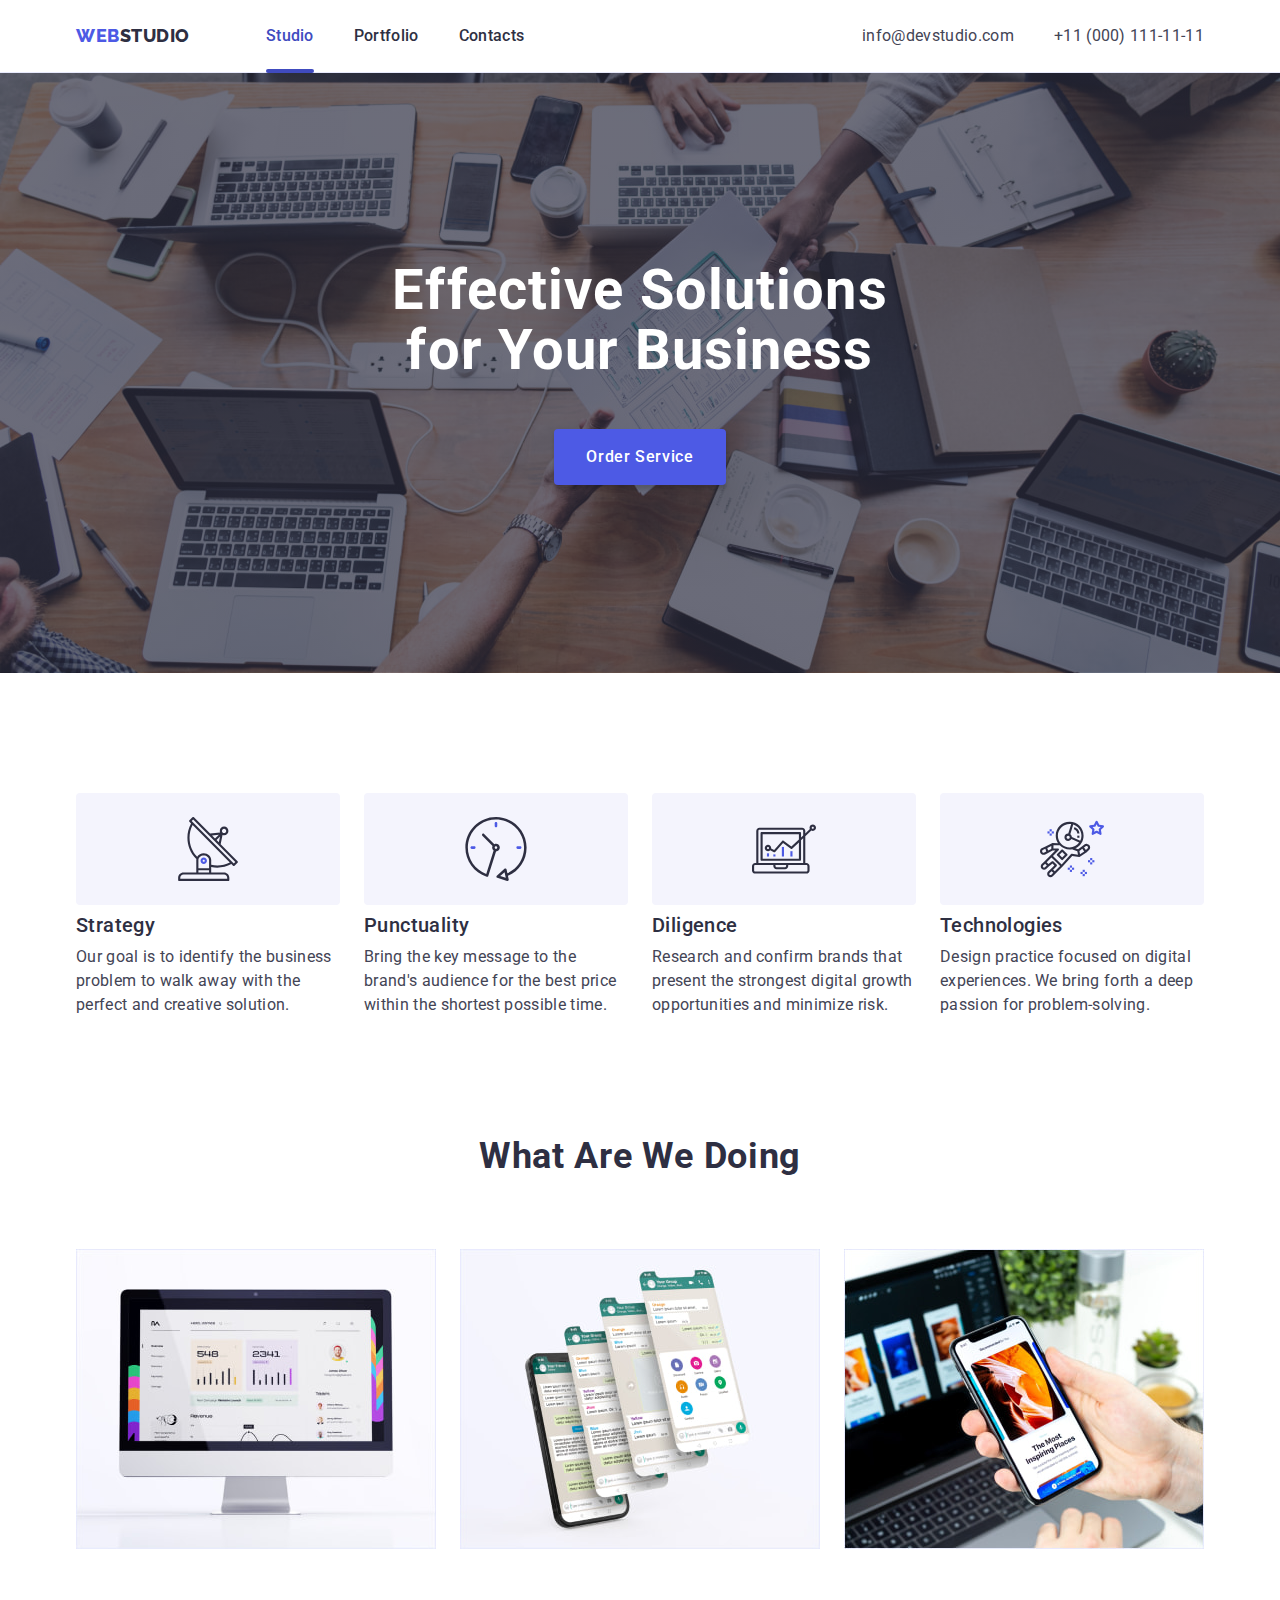
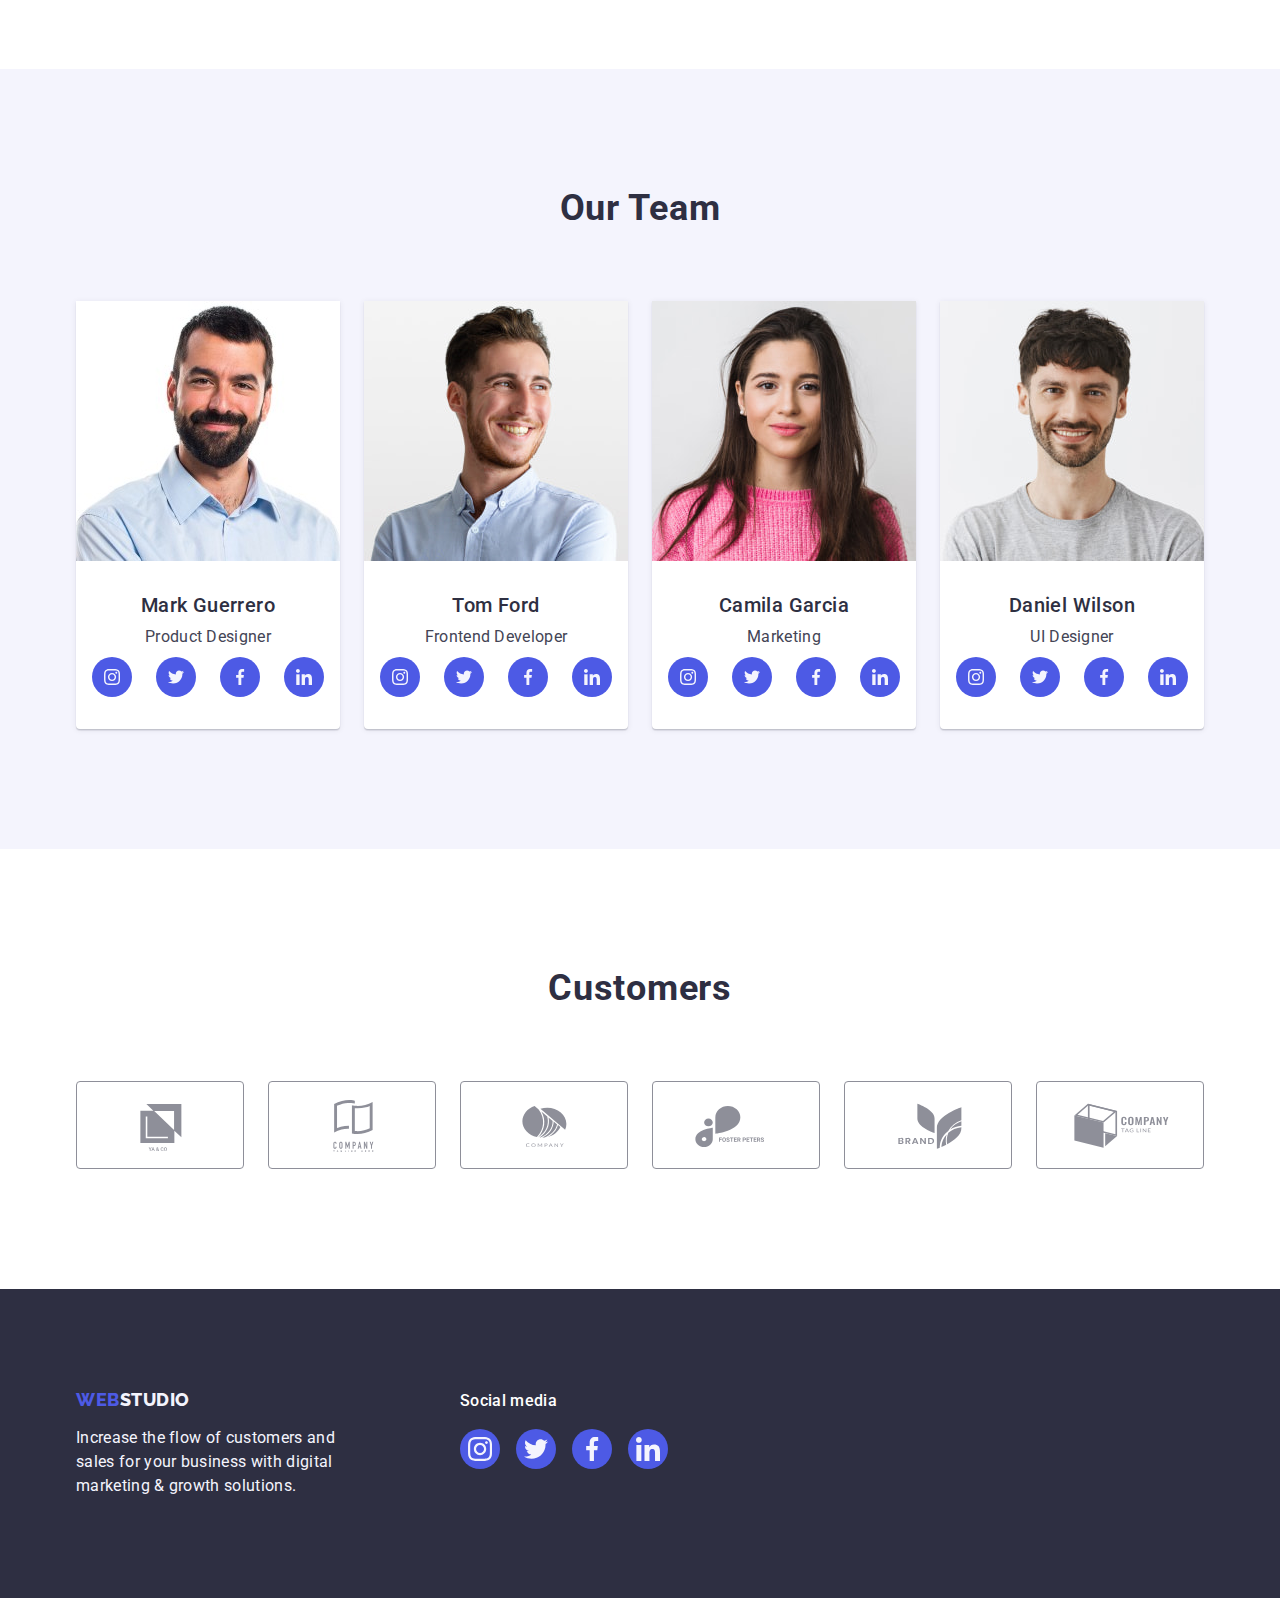
<file: index.html>
<!DOCTYPE html>
<html lang="en">
  <head>
    <meta charset="UTF-8" />
    <meta name="viewport" content="width=device-width, initial-scale=1.0" />
    <title>Studio</title>
    <link rel="preconnect" href="https://fonts.googleapis.com" />
    <link rel="preconnect" href="https://fonts.gstatic.com" crossorigin />
    <link
      href="https://fonts.googleapis.com/css2?family=Raleway:wght@800&family=Roboto:wght@400;500;700;900&display=swap"
      rel="stylesheet"
    />
    <link
      rel="stylesheet"
      href="https://cdnjs.cloudflare.com/ajax/libs/modern-normalize/1.0.0/modern-normalize.min.css"
    />
    <link rel="stylesheet" href="css/styles.css" type="text/css" />
  </head>
  <body>
    <header class="header">
      <div class="container header-wrap">
        <nav class="navigation">
          <a class="link logo logo-header" href="./index.html"
            >Web<span class="accent">Studio</span></a
          >
          <ul class="list nav-list">
            <li class="nav-li">
              <a class="nav-link active-page link" href="./index.html"
                >Studio</a
              >
            </li>
            <li class="nav-li">
              <a class="nav-link link" href="./portfolio.html">Portfolio</a>
            </li>
            <li class="nav-li">
              <a class="nav-link link" href="">Contacts</a>
            </li>
          </ul>
        </nav>
        <address class="address">
          <ul class="list">
            <li>
              <a class="address-link link" href="mailto:info@devstudio.com"
                >info@devstudio.com</a
              >
            </li>
            <li>
              <a class="address-link link" href="tel:+110001111111"
                >+11 (000) 111-11-11</a
              >
            </li>
          </ul>
        </address>
      </div>
    </header>
    <main>
      <section class="starting-section section">
        <div class="container">
          <h1 class="first-heading">Effective Solutions for Your Business</h1>
          <button class="main-button button" type="button" data-modal-open>
            Order Service
          </button>
        </div>
      </section>
      <section class="traits-section section">
        <div class="container">
          <h2 class="visually-hidden">Our traits</h2>
          <ul class="list">
            <li class="traits-li">
              <div class="traits-div">
                <svg width="64" height="64">
                  <use href="./images/icons.svg#icon-antenna" />
                </svg>
              </div>
              <h3 class="third-heading">Strategy</h3>
              <p class="paragraph">
                Our goal is to identify the business problem to walk away with
                the perfect and creative solution.
              </p>
            </li>
            <li class="traits-li">
              <div class="traits-div">
                <svg width="64" height="64">
                  <use href="./images/icons.svg#icon-clock" />
                </svg>
              </div>
              <h3 class="third-heading">Punctuality</h3>
              <p class="paragraph">
                Bring the key message to the brand's audience for the best price
                within the shortest possible time.
              </p>
            </li>
            <li class="traits-li">
              <div class="traits-div">
                <svg width="64" height="64">
                  <use href="./images/icons.svg#icon-diagram" />
                </svg>
              </div>
              <h3 class="third-heading">Diligence</h3>
              <p class="paragraph">
                Research and confirm brands that present the strongest digital
                growth opportunities and minimize risk.
              </p>
            </li>
            <li class="traits-li">
              <div class="traits-div">
                <svg width="64" height="64">
                  <use href="./images/icons.svg#icon-astronaut" />
                </svg>
              </div>
              <h3 class="third-heading">Technologies</h3>
              <p class="paragraph">
                Design practice focused on digital experiences. We bring forth a
                deep passion for problem-solving.
              </p>
            </li>
          </ul>
        </div>
      </section>
      <section class="work-section section">
        <div class="container">
          <h2 class="second-heading">What are we doing</h2>
          <ul class="list">
            <li class="work-li">
              <img
                src="./images/about_1.jpg"
                alt="website on desktop screen"
                width="360"
                height="300"
              />
            </li>
            <li class="work-li">
              <img
                src="./images/about_2.jpg"
                alt="messaging application"
                width="360"
                height="300"
              />
            </li>
            <li class="work-li">
              <img
                src="./images/about_3.jpg"
                alt="website on mobile screen"
                width="360"
                height="300"
              />
            </li>
          </ul>
        </div>
      </section>
      <section class="team-section section">
        <div class="container">
          <h2 class="second-heading">Our Team</h2>
          <ul class="list">
            <li class="team-li">
              <img
                src="./images/person_1.jpg"
                alt="man with dark hair and facial hair wearing a blue shirt"
                width="264"
                height="260"
              />
              <div class="team-member">
                <h3 class="third-heading">Mark Guerrero</h3>
                <p class="paragraph">Product Designer</p>
                <ul class="list">
                  <li class="social-icon">
                    <a class="link social-link" href="">
                      <svg class="social-svg" width="16" height="16">
                        <use href="./images/icons.svg#icon-instagram" />
                      </svg>
                    </a>
                  </li>
                  <li class="social-icon">
                    <a class="link social-link" href="">
                      <svg class="social-svg" width="16" height="16">
                        <use href="./images/icons.svg#icon-twitter" />
                      </svg>
                    </a>
                  </li>
                  <li class="social-icon">
                    <a class="link social-link" href="">
                      <svg class="social-svg" width="16" height="16">
                        <use href="./images/icons.svg#icon-facebook" />
                      </svg>
                    </a>
                  </li>
                  <li class="social-icon">
                    <a class="link social-link" href="">
                      <svg class="social-svg" width="16" height="16">
                        <use href="./images/icons.svg#icon-linkedin" />
                      </svg>
                    </a>
                  </li>
                </ul>
              </div>
            </li>
            <li class="team-li">
              <img
                src="./images/person_2.jpg"
                alt="smiling man with brown hair wearing a blue shirt"
                width="264"
                height="260"
              />
              <div class="team-member">
                <h3 class="third-heading">Tom Ford</h3>
                <p class="paragraph">Frontend Developer</p>
                <ul class="list">
                  <li class="social-icon">
                    <a class="link social-link" href="">
                      <svg class="social-svg" width="16" height="16">
                        <use href="./images/icons.svg#icon-instagram" />
                      </svg>
                    </a>
                  </li>
                  <li class="social-icon">
                    <a class="link social-link" href="">
                      <svg class="social-svg" width="16" height="16">
                        <use href="./images/icons.svg#icon-twitter" />
                      </svg>
                    </a>
                  </li>
                  <li class="social-icon">
                    <a class="link social-link" href="">
                      <svg class="social-svg" width="16" height="16">
                        <use href="./images/icons.svg#icon-facebook" />
                      </svg>
                    </a>
                  </li>
                  <li class="social-icon">
                    <a class="link social-link" href="">
                      <svg class="social-svg" width="16" height="16">
                        <use href="./images/icons.svg#icon-linkedin" />
                      </svg>
                    </a>
                  </li>
                </ul>
              </div>
            </li>
            <li class="team-li">
              <img
                src="./images/person_3.jpg"
                alt="woman with dark hair wearing a pink pullover"
                width="264"
                height="260"
              />
              <div class="team-member">
                <h3 class="third-heading">Camila Garcia</h3>
                <p class="paragraph">Marketing</p>
                <ul class="list">
                  <li class="social-icon">
                    <a class="link social-link" href="">
                      <svg class="social-svg" width="16" height="16">
                        <use href="./images/icons.svg#icon-instagram" />
                      </svg>
                    </a>
                  </li>
                  <li class="social-icon">
                    <a class="link social-link" href="">
                      <svg class="social-svg" width="16" height="16">
                        <use href="./images/icons.svg#icon-twitter" />
                      </svg>
                    </a>
                  </li>
                  <li class="social-icon">
                    <a class="link social-link" href="">
                      <svg class="social-svg" width="16" height="16">
                        <use href="./images/icons.svg#icon-facebook" />
                      </svg>
                    </a>
                  </li>
                  <li class="social-icon">
                    <a class="link social-link" href="">
                      <svg class="social-svg" width="16" height="16">
                        <use href="./images/icons.svg#icon-linkedin" />
                      </svg>
                    </a>
                  </li>
                </ul>
              </div>
            </li>
            <li class="team-li">
              <img
                src="./images/person_4.jpg"
                alt="smiling man with dark hair wearing a gray t-shirt"
                width="264"
                height="260"
              />
              <div class="team-member">
                <h3 class="third-heading">Daniel Wilson</h3>
                <p class="paragraph">UI Designer</p>
                <ul class="list">
                  <li class="social-icon">
                    <a class="link social-link" href="">
                      <svg class="social-svg" width="16" height="16">
                        <use href="./images/icons.svg#icon-instagram" />
                      </svg>
                    </a>
                  </li>
                  <li class="social-icon">
                    <a class="link social-link" href="">
                      <svg class="social-svg" width="16" height="16">
                        <use href="./images/icons.svg#icon-twitter" />
                      </svg>
                    </a>
                  </li>
                  <li class="social-icon">
                    <a class="link social-link" href="">
                      <svg class="social-svg" width="16" height="16">
                        <use href="./images/icons.svg#icon-facebook" />
                      </svg>
                    </a>
                  </li>
                  <li class="social-icon">
                    <a class="link social-link" href="">
                      <svg class="social-svg" width="16" height="16">
                        <use href="./images/icons.svg#icon-linkedin" />
                      </svg>
                    </a>
                  </li>
                </ul>
              </div>
            </li>
          </ul>
        </div>
      </section>
      <section class="section customers-section">
        <div class="container">
          <h2 class="second-heading">Customers</h2>
          <ul class="list">
            <li class="customers-li">
              <a href="" class="link customers-link">
                <svg class="customers-svg" width="104" height="56">
                  <use href="./images/icons.svg#icon-client-1" />
                </svg>
              </a>
            </li>
            <li class="customers-li">
              <a href="" class="link customers-link">
                <svg class="customers-svg" width="104" height="56">
                  <use href="./images/icons.svg#icon-client-2" />
                </svg>
              </a>
            </li>
            <li class="customers-li">
              <a href="" class="link customers-link">
                <svg class="customers-svg" width="104" height="56">
                  <use href="./images/icons.svg#icon-client-3" />
                </svg>
              </a>
            </li>
            <li class="customers-li">
              <a href="" class="link customers-link">
                <svg class="customers-svg" width="104" height="56">
                  <use href="./images/icons.svg#icon-client-4" />
                </svg>
              </a>
            </li>
            <li class="customers-li">
              <a href="" class="link customers-link">
                <svg class="customers-svg" width="104" height="56">
                  <use href="./images/icons.svg#icon-client-5" />
                </svg>
              </a>
            </li>
            <li class="customers-li">
              <a href="" class="link customers-link">
                <svg class="customers-svg" width="104" height="56">
                  <use href="./images/icons.svg#icon-client-6" />
                </svg>
              </a>
            </li>
          </ul>
        </div>
      </section>
    </main>
    <footer class="footer">
      <div class="container footer-wrap">
        <div class="footer-left">
          <a class="link logo logo-footer" href="./index.html"
            >Web<span class="accent">Studio</span></a
          >
          <p class="footer-paragraph">
            Increase the flow of customers and sales for your business with
            digital marketing & growth solutions.
          </p>
        </div>
        <div>
          <p class="footer-social-paragraph">Social media</p>
          <ul class="list footer-social-list">
            <li class="footer-social-li">
              <a href="" class="link footer-icon-link">
                <svg class="footer-social-svg" width="24" height="24">
                  <use href="./images/icons.svg#icon-instagram" />
                </svg>
              </a>
            </li>
            <li class="footer-social-li">
              <a href="" class="link footer-icon-link">
                <svg class="footer-social-svg" width="24" height="24">
                  <use href="./images/icons.svg#icon-twitter" />
                </svg>
              </a>
            </li>
            <li class="footer-social-li">
              <a href="" class="link footer-icon-link">
                <svg class="footer-social-svg" width="24" height="24">
                  <use href="./images/icons.svg#icon-facebook" />
                </svg>
              </a>
            </li>
            <li class="footer-social-li">
              <a href="" class="link footer-icon-link">
                <svg class="footer-social-svg" width="24" height="24">
                  <use href="./images/icons.svg#icon-linkedin" />
                </svg>
              </a>
            </li>
          </ul>
        </div>
      </div>
    </footer>
    <div class="backdrop is-hidden" data-modal>
      <div class="modal">
        <button class="close" type="button" data-modal-close>
          <svg class="close-icon" width="8" height="8">
            <use href="./images/icons.svg#icon-close" />
          </svg>
        </button>
      </div>
    </div>
    <script src="./js/modal.js"></script>
  </body>
</html>
</file>
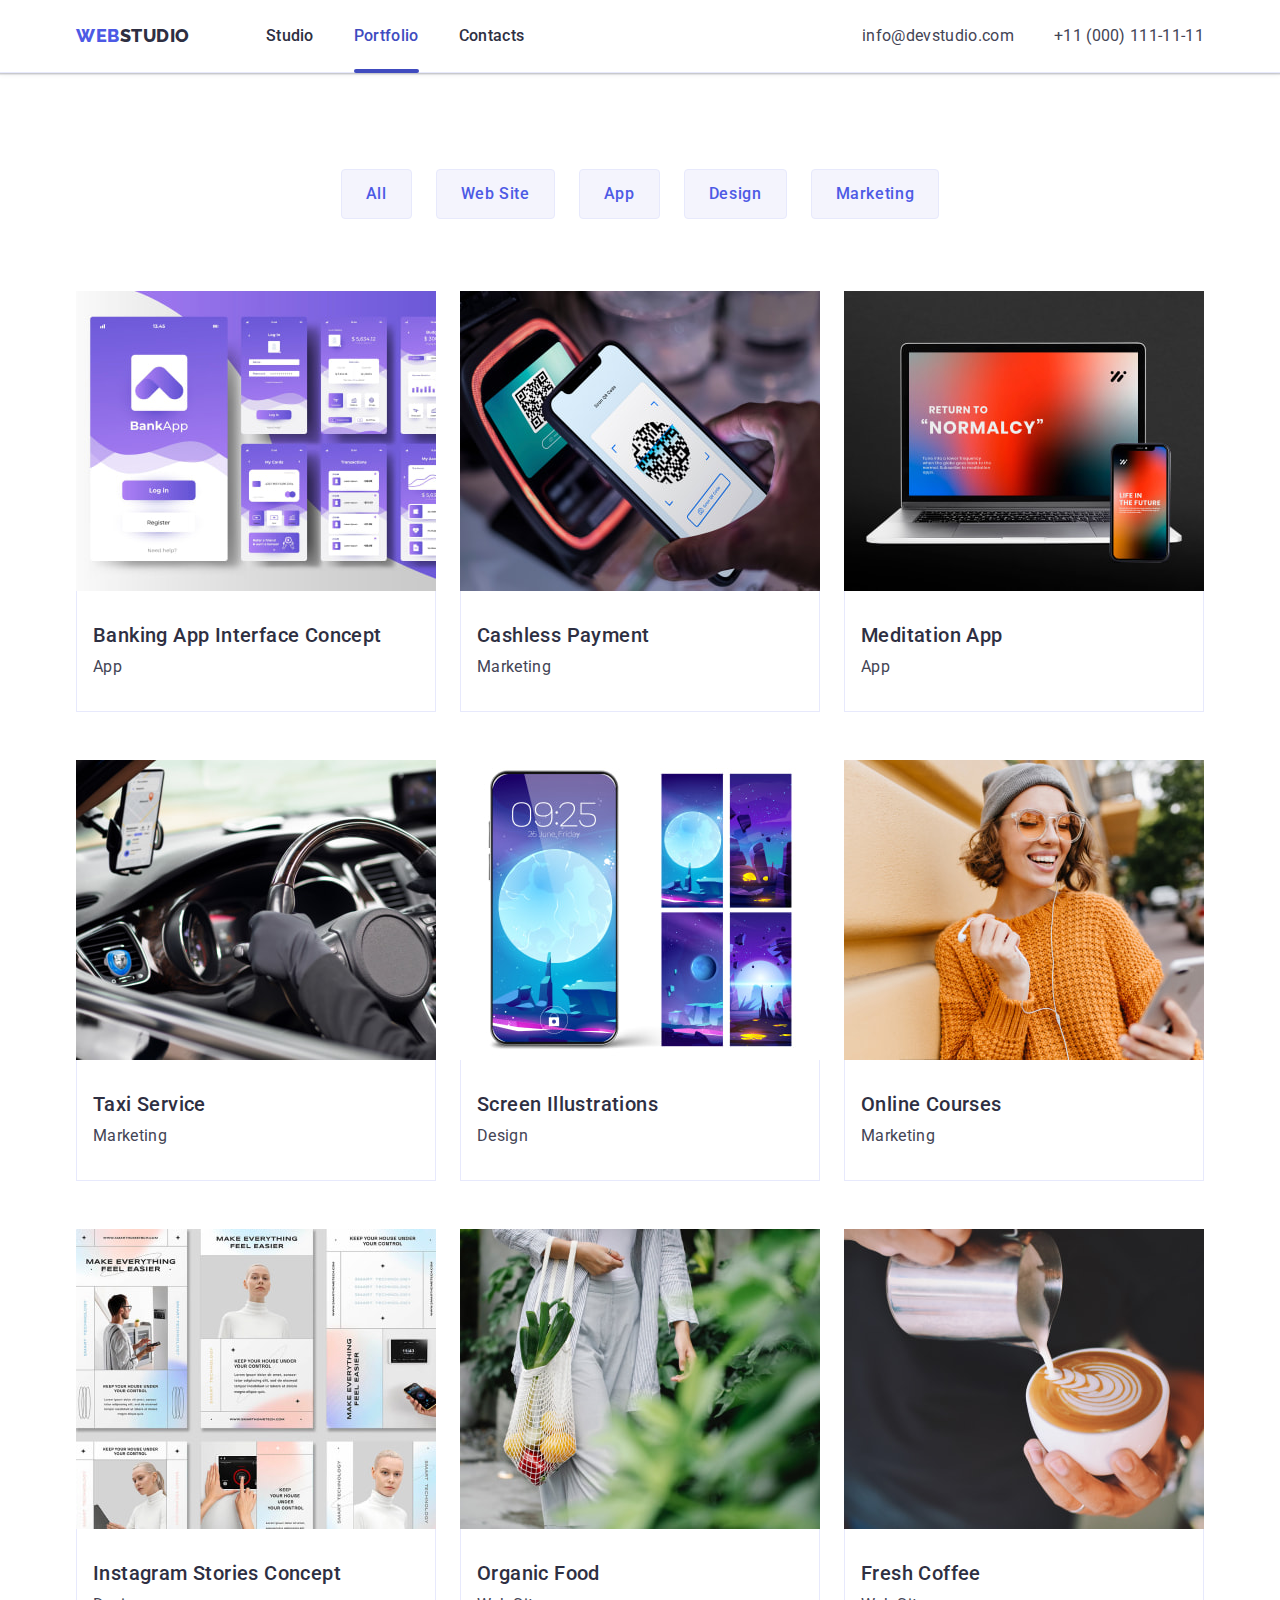
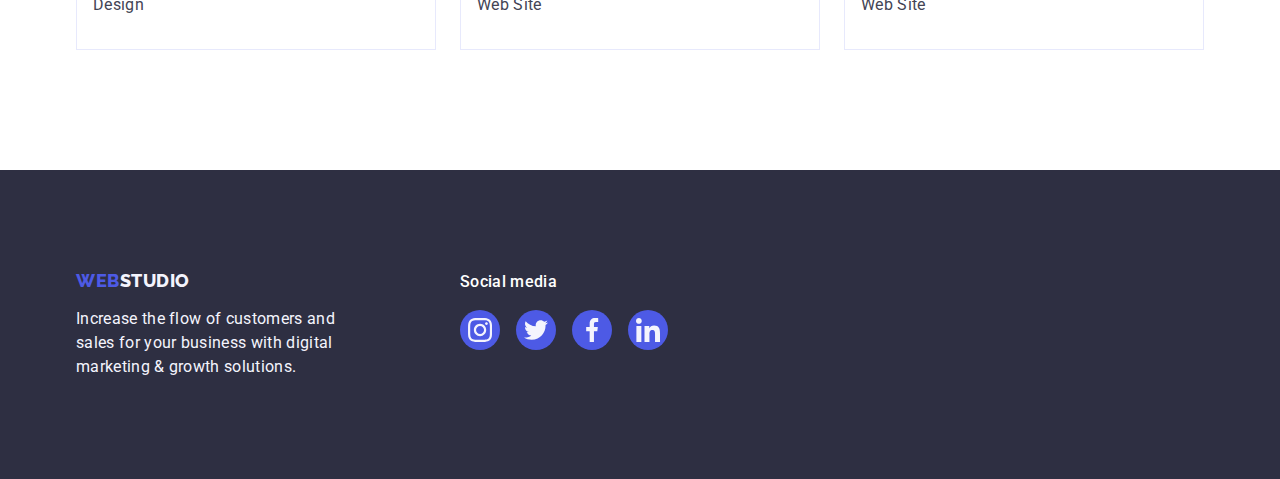
<file: portfolio.html>
<!DOCTYPE html>
<html lang="en">
  <head>
    <meta charset="UTF-8" />
    <meta name="viewport" content="width=device-width, initial-scale=1.0" />
    <title>Portfolio</title>
    <link rel="preconnect" href="https://fonts.googleapis.com" />
    <link rel="preconnect" href="https://fonts.gstatic.com" crossorigin />
    <link
      href="https://fonts.googleapis.com/css2?family=Raleway:wght@800&family=Roboto:wght@400;500;700;900&display=swap"
      rel="stylesheet"
    />
    <link
      rel="stylesheet"
      href="https://cdnjs.cloudflare.com/ajax/libs/modern-normalize/1.0.0/modern-normalize.min.css"
    />
    <link rel="stylesheet" href="css/styles.css" type="text/css" />
  </head>
  <body>
    <header class="header">
      <div class="container header-wrap">
        <nav class="navigation">
          <a class="link logo logo-header" href="./index.html"
            >Web<span class="accent">Studio</span></a
          >
          <ul class="list nav-list">
            <li class="nav-li">
              <a class="nav-link link" href="./index.html">Studio</a>
            </li>
            <li class="nav-li">
              <a class="nav-link active-page link" href="./portfolio.html"
                >Portfolio</a
              >
            </li>
            <li class="nav-li">
              <a class="nav-link link" href="">Contacts</a>
            </li>
          </ul>
        </nav>
        <address class="address">
          <ul class="list">
            <li>
              <a class="address-link link" href="mailto:info@devstudio.com"
                >info@devstudio.com</a
              >
            </li>
            <li>
              <a class="address-link link" href="tel:+110001111111"
                >+11 (000) 111-11-11</a
              >
            </li>
          </ul>
        </address>
      </div>
    </header>
    <main>
      <section class="section portfolio-section">
        <div class="container">
          <h1 class="visually-hidden">Portfolio</h1>
          <ul class="list buttons">
            <li>
              <button class="portfolio-button button" type="button">All</button>
            </li>
            <li>
              <button class="portfolio-button button" type="button">
                Web Site
              </button>
            </li>
            <li>
              <button class="portfolio-button button" type="button">App</button>
            </li>
            <li>
              <button class="portfolio-button button" type="button">
                Design
              </button>
            </li>
            <li>
              <button class="portfolio-button button" type="button">
                Marketing
              </button>
            </li>
          </ul>
          <ul class="list portfolio-app">
            <li class="portfolio-app-li">
              <a href="" class="link portfolio-app-link">
                <div class="img-wrap">
                  <img
                    src="./images/portfolio_1.jpg"
                    alt="BankApp application"
                    width="360"
                    height="300"
                  />
                  <p class="paragraph app-paragraph">
                    14 Stylish and User-Friendly App Design Concepts · Task
                    Manager App · Calorie Tracker App · Exotic Fruit Ecommerce
                    App · Cloud Storage App
                  </p>
                </div>
                <div class="portfolio-app-name">
                  <h2 class="portfolio-second-heading">
                    Banking App Interface Concept
                  </h2>
                  <p class="paragraph">App</p>
                </div>
              </a>
            </li>
            <li class="portfolio-app-li">
              <a href="" class="link portfolio-app-link">
                <div class="img-wrap">
                  <img
                    src="./images/portfolio_2.jpg"
                    alt="scanning an QR code"
                    width="360"
                    height="300"
                  />
                  <p class="paragraph app-paragraph">
                    14 Stylish and User-Friendly App Design Concepts · Task
                    Manager App · Calorie Tracker App · Exotic Fruit Ecommerce
                    App · Cloud Storage App
                  </p>
                </div>
                <div class="portfolio-app-name">
                  <h2 class="portfolio-second-heading">Cashless Payment</h2>
                  <p class="paragraph">Marketing</p>
                </div>
              </a>
            </li>
            <li class="portfolio-app-li">
              <a href="" class="link portfolio-app-link">
                <div class="img-wrap">
                  <img
                    src="./images/portfolio_3.jpg"
                    alt="laptop and mobile screens showing meditation application"
                    width="360"
                    height="300"
                  />
                  <p class="paragraph app-paragraph">
                    14 Stylish and User-Friendly App Design Concepts · Task
                    Manager App · Calorie Tracker App · Exotic Fruit Ecommerce
                    App · Cloud Storage App
                  </p>
                </div>
                <div class="portfolio-app-name">
                  <h2 class="portfolio-second-heading">Meditation App</h2>
                  <p class="paragraph">App</p>
                </div>
              </a>
            </li>
            <li class="portfolio-app-li">
              <a href="" class="link portfolio-app-link">
                <div class="img-wrap">
                  <img
                    src="./images/portfolio_4.jpg"
                    alt="steering wheel being held"
                    width="360"
                    height="300"
                  />
                  <p class="paragraph app-paragraph">
                    14 Stylish and User-Friendly App Design Concepts · Task
                    Manager App · Calorie Tracker App · Exotic Fruit Ecommerce
                    App · Cloud Storage App
                  </p>
                </div>
                <div class="portfolio-app-name">
                  <h2 class="portfolio-second-heading">Taxi Service</h2>
                  <p class="paragraph">Marketing</p>
                </div>
              </a>
            </li>
            <li class="portfolio-app-li">
              <a href="" class="link portfolio-app-link">
                <div class="img-wrap">
                  <img
                    src="./images/portfolio_5.jpg"
                    alt="phone screen with a moon wallpaper"
                    width="360"
                    height="300"
                  />
                  <p class="paragraph app-paragraph">
                    14 Stylish and User-Friendly App Design Concepts · Task
                    Manager App · Calorie Tracker App · Exotic Fruit Ecommerce
                    App · Cloud Storage App
                  </p>
                </div>
                <div class="portfolio-app-name">
                  <h2 class="portfolio-second-heading">Screen Illustrations</h2>
                  <p class="paragraph">Design</p>
                </div>
              </a>
            </li>
            <li class="portfolio-app-li">
              <a href="" class="link portfolio-app-link">
                <div class="img-wrap">
                  <img
                    src="./images/portfolio_6.jpg"
                    alt="smiling woman with headphones using a mobile phone"
                    width="360"
                    height="300"
                  />
                  <p class="paragraph app-paragraph">
                    14 Stylish and User-Friendly App Design Concepts · Task
                    Manager App · Calorie Tracker App · Exotic Fruit Ecommerce
                    App · Cloud Storage App
                  </p>
                </div>
                <div class="portfolio-app-name">
                  <h2 class="portfolio-second-heading">Online Courses</h2>
                  <p class="paragraph">Marketing</p>
                </div>
              </a>
            </li>
            <li class="portfolio-app-li">
              <a href="" class="link portfolio-app-link">
                <div class="img-wrap">
                  <img
                    src="./images/portfolio_7.jpg"
                    alt="templates concerning keeping house under control"
                    width="360"
                    height="300"
                  />
                  <p class="paragraph app-paragraph">
                    14 Stylish and User-Friendly App Design Concepts · Task
                    Manager App · Calorie Tracker App · Exotic Fruit Ecommerce
                    App · Cloud Storage App
                  </p>
                </div>
                <div class="portfolio-app-name">
                  <h2 class="portfolio-second-heading">
                    Instagram Stories Concept
                  </h2>
                  <p class="paragraph">Design</p>
                </div>
              </a>
            </li>
            <li class="portfolio-app-li">
              <a href="" class="link portfolio-app-link">
                <div class="img-wrap">
                  <img
                    src="./images/portfolio_8.jpg"
                    alt="woman carrying a bag of fruits and vegetables"
                    width="360"
                    height="300"
                  />
                  <p class="paragraph app-paragraph">
                    14 Stylish and User-Friendly App Design Concepts · Task
                    Manager App · Calorie Tracker App · Exotic Fruit Ecommerce
                    App · Cloud Storage App
                  </p>
                </div>
                <div class="portfolio-app-name">
                  <h2 class="portfolio-second-heading">Organic Food</h2>
                  <p class="paragraph">Web Site</p>
                </div>
              </a>
            </li>
            <li class="portfolio-app-li">
              <a href="" class="link portfolio-app-link">
                <div class="img-wrap">
                  <img
                    src="./images/portfolio_9.jpg"
                    alt="person decorating a coffee"
                    width="360"
                    height="300"
                  />
                  <p class="paragraph app-paragraph">
                    14 Stylish and User-Friendly App Design Concepts · Task
                    Manager App · Calorie Tracker App · Exotic Fruit Ecommerce
                    App · Cloud Storage App
                  </p>
                </div>
                <div class="portfolio-app-name">
                  <h2 class="portfolio-second-heading">Fresh Coffee</h2>
                  <p class="paragraph">Web Site</p>
                </div>
              </a>
            </li>
          </ul>
        </div>
      </section>
    </main>
    <footer class="footer">
      <div class="container footer-wrap">
        <div class="footer-left">
          <a class="link logo logo-footer" href="./index.html"
            >Web<span class="accent">Studio</span></a
          >
          <p class="footer-paragraph">
            Increase the flow of customers and sales for your business with
            digital marketing & growth solutions.
          </p>
        </div>
        <div>
          <p class="footer-social-paragraph">Social media</p>
          <ul class="list footer-social-list">
            <li class="footer-social-li">
              <a href="" class="link footer-icon-link">
                <svg class="footer-social-svg" width="24" height="24">
                  <use href="./images/icons.svg#icon-instagram" />
                </svg>
              </a>
            </li>
            <li class="footer-social-li">
              <a href="" class="link footer-icon-link">
                <svg class="footer-social-svg" width="24" height="24">
                  <use href="./images/icons.svg#icon-twitter" />
                </svg>
              </a>
            </li>
            <li class="footer-social-li">
              <a href="" class="link footer-icon-link">
                <svg class="footer-social-svg" width="24" height="24">
                  <use href="./images/icons.svg#icon-facebook" />
                </svg>
              </a>
            </li>
            <li class="footer-social-li">
              <a href="" class="link footer-icon-link">
                <svg class="footer-social-svg" width="24" height="24">
                  <use href="./images/icons.svg#icon-linkedin" />
                </svg>
              </a>
            </li>
          </ul>
        </div>
      </div>
    </footer>
  </body>
</html>
</file>
<file: css/styles.css>
:root {
  --iris: #4d5ae5;
  --ocean: #404bbf;
  --navy-blue: #2e2f42;
  --green: #31d0aa;
  --slate: #434455;
  --light-slate: #8e8f99;
  --cornflower: #e7e9fc;
  --cloud: #f4f4fd;
  --navy-blue-modal: #2e2f4266;
  --grey: #2e2f42b2;
  --white: #ffffff;
  --dairy: #fcfcfc;
}

* {
  margin: 0;
  padding: 0;
}

body {
  background-color: var(--white);
  color: var(--slate);
  font-family: "Roboto", sans-serif;
}

h1,
h2,
h3,
h4,
h5,
h6,
p {
  margin: 0;
}

.container {
  margin: 0 auto;
  padding: 0 15px;
  max-width: 1158px;
}

.header-wrap {
  display: flex;
  align-items: center;
}

.link {
  text-decoration: none;
}

.link:hover,
.link:focus {
  color: var(--ocean);
}

.logo {
  color: var(--iris);
  font-family: "Raleway", sans-serif;
  font-size: 18px;
  font-weight: 800;
  letter-spacing: 0.03em;
  line-height: 1.17;
  text-transform: uppercase;
  transition: 250ms cubic-bezier(0.4, 0, 0.2, 1);
}

.logo-header {
  margin-right: 76px;
}

.accent {
  color: var(--navy-blue);
}

.list {
  display: flex;
  gap: 24px;
  list-style: none;
  margin: 0;
  padding-left: 0;
}

.section {
  padding: 120px 0;
}

.section .list {
  justify-content: center;
}

.button {
  border: none;
  border-radius: 4px;
  cursor: pointer;
  font-family: "Roboto", sans-serif;
  font-weight: 500;
  letter-spacing: 0.04em;
  line-height: 1.5;
}

.visually-hidden {
  position: absolute;
  width: 1px;
  height: 1px;
  margin: -1px;
  border: 0;
  padding: 0;
  white-space: nowrap;
  clip-path: inset(100%);
  clip: rect(0 0 0 0);
  overflow: hidden;
}

.third-heading {
  color: var(--navy-blue);
  font-size: 20px;
  font-weight: 500;
  letter-spacing: 0.02em;
  line-height: 1.2;
  margin-bottom: 8px;
  text-align: center;
}

.paragraph {
  color: var(--slate);
  letter-spacing: 0.02em;
  line-height: 1.5;
  text-align: center;
}

.second-heading {
  color: var(--navy-blue);
  font-size: 36px;
  font-weight: 700;
  letter-spacing: 0.02em;
  line-height: 1.11;
  margin-bottom: 72px;
  text-align: center;
  text-transform: capitalize;
}

img {
  display: block;
  max-width: 100%;
  height: auto;
}

.work-li,
.portfolio-app-li {
  flex-basis: calc((100% - 48px) / 3);
}

/* header */

.header {
  border-bottom: 1px solid var(--cornflower);
  box-shadow: 0px 2px 1px rgba(46, 47, 66, 0.08),
    0px 1px 1px rgba(46, 47, 66, 0.16), 0px 1px 6px rgba(46, 47, 66, 0.08);
}

.navigation {
  display: flex;
  align-items: center;
}

.nav-list {
  gap: 40px;
}

.nav-link {
  color: var(--navy-blue);
  display: inline-block;
  font-weight: 500;
  letter-spacing: 0.02em;
  line-height: 1.5;
  padding: 24px 0;
  transition: color 250ms cubic-bezier(0.4, 0, 0.2, 1);
}

.active-page {
  color: var(--ocean);
  position: relative;
}

.active-page::after {
  background-color: var(--ocean);
  border-radius: 2px;
  bottom: -1px;
  content: "";
  height: 4px;
  left: 0;
  position: absolute;
  width: 100%;
}

.address {
  align-items: center;
  display: flex;
  font-style: normal;
  gap: 40px;
  margin-left: auto;
}

.address > .list {
  gap: 40px;
}

.address-link {
  color: var(--slate);
  letter-spacing: 0.02em;
  line-height: 1.5;
  transition: color 250ms cubic-bezier(0.4, 0, 0.2, 1);
}

/* main studio */

.starting-section {
  background-color: var(--navy-blue);
  background-image: linear-gradient(
      rgba(46, 47, 66, 0.7),
      rgba(46, 47, 66, 0.7)
    ),
    url("../images/people-office.jpg");
  background-position: center;
  background-repeat: no-repeat;
  background-size: cover;
  margin: 0 auto;
  max-width: 1440px;
  padding: 188px 0;
}

.first-heading {
  color: var(--white);
  font-size: 56px;
  letter-spacing: 0.02em;
  line-height: 1.07;
  max-width: 496px;
  text-align: center;
  margin: 0 auto 48px auto;
}

.main-button {
  background-color: var(--iris);
  border: none;
  box-shadow: 0px 4px 4px 0px rgba(0, 0, 0, 0.15);
  color: var(--white);
  display: block;
  margin: 0 auto;
  min-width: 169px;
  padding: 16px 32px;
  transition: background-color 250ms cubic-bezier(0.4, 0, 0.2, 1);
}

.main-button:hover,
.main-button:focus {
  background-color: var(--ocean);
}

.traits-section .third-heading,
.traits-section .paragraph {
  text-align: left;
}

.traits-li {
  flex-basis: calc((100% - 72px) / 4);
}

.traits-div {
  align-items: center;
  background-color: var(--cloud);
  border-radius: 4px;
  display: flex;
  height: 112px;
  justify-content: center;
  margin-bottom: 8px;
}

.work-section {
  padding-top: 0;
}

.team-section {
  background-color: var(--cloud);
}

.team-li {
  background-color: var(--white);
  border-radius: 0 0 4px 4px;
  box-shadow: 0px 2px 1px 0px rgba(46, 47, 66, 0.08),
    0px 1px 1px 0px rgba(46, 47, 66, 0.16),
    0px 1px 6px 0px rgba(46, 47, 66, 0.08);
  flex-basis: calc((100% - 72px) / 4);
}

.team-member {
  padding: 32px 0;
}

.team-member .list {
  margin-top: 8px;
}

.social-link {
  align-items: center;
  background-color: var(--iris);
  border-radius: 50%;
  display: flex;
  height: 40px;
  justify-content: center;
  transition: background-color 250ms cubic-bezier(0.4, 0, 0.2, 1);
  width: 40px;
}

.social-link:hover,
.social-link:focus {
  background-color: var(--ocean);
}

.social-svg {
  fill: var(--cloud);
}

.customers-li {
  height: 88px;
  width: calc((100% - 120px) / 6);
}

.customers-link {
  align-items: center;
  border: 1px solid var(--light-slate);
  border-radius: 4px;
  color: var(--light-slate);
  display: flex;
  height: 100%;
  justify-content: center;
  transition: border-color 250ms cubic-bezier(0.4, 0, 0.2, 1),
    color 250ms cubic-bezier(0.4, 0, 0.2, 1);
  width: 100%;
}

.customers-link:hover,
.customers-link:focus {
  border-color: var(--ocean);
  color: var(--ocean);
}

.customers-svg {
  fill: currentColor;
}

/* footer */

.footer {
  background-color: var(--navy-blue);
  padding: 100px 0;
}

.footer-wrap {
  align-items: baseline;
  display: flex;
  justify-content: flex-start;
}

.footer-left {
  margin-right: 120px;
}

.logo-footer {
  display: inline-block;
  margin-bottom: 16px;
}

.footer .accent {
  color: var(--cloud);
}

.footer-paragraph {
  color: var(--cloud);
  letter-spacing: 0.02em;
  line-height: 1.5;
  max-width: 264px;
}

.footer-social-paragraph {
  color: var(--white);
  font-weight: 500;
  letter-spacing: 0.02em;
  line-height: 1.5;
  margin-bottom: 16px;
}

.footer-social-list {
  gap: 16px;
}

.footer-social-li {
  height: 40px;
  width: 40px;
}

.footer-icon-link {
  align-items: center;
  background-color: var(--iris);
  border-radius: 50%;
  display: flex;
  height: 100%;
  justify-content: center;
  max-height: 40px;
  transition: background-color 250ms cubic-bezier(0.4, 0, 0.2, 1);
  width: 100%;
}

.footer-icon-link:hover,
.footer-icon-link:focus {
  background-color: var(--green);
}

.footer-social-svg {
  max-height: 40px;
  max-width: 40px;
  fill: var(--cloud);
}

/* portfolio */

.portfolio-section {
  padding: 96px 0 120px 0;
}

.portfolio-section .list {
  flex-wrap: wrap;
}

.buttons {
  margin-bottom: 72px;
}

.portfolio-button {
  background-color: var(--cloud);
  border: 1px solid var(--cornflower);
  color: var(--iris);
  padding: 12px 24px;
  transition: color 250ms cubic-bezier(0.4, 0, 0.2, 1),
    background-color 250ms cubic-bezier(0.4, 0, 0.2, 1),
    border-color 250ms cubic-bezier(0.4, 0, 0.2, 1),
    box-shadow 250ms cubic-bezier(0.4, 0, 0.2, 1);
}

.portfolio-button:hover,
.portfolio-button:focus {
  background-color: var(--ocean);
  border: 1px solid transparent;
  box-shadow: 0px 2px 2px 0px rgba(0, 0, 0, 0.12),
    0px 2px 1px 0px rgba(0, 0, 0, 0.08), 0px 3px 1px 0px rgba(0, 0, 0, 0.1);
  color: var(--white);
}

.portfolio-second-heading {
  color: var(--navy-blue);
  font-size: 20px;
  font-weight: 500;
  letter-spacing: 0.02em;
  line-height: 1.2;
  margin-bottom: 8px;
}

.portfolio-app {
  row-gap: 48px;
  text-align: left;
}

.portfolio-app-link {
  display: block;
  transition: box-shadow 250ms cubic-bezier(0.4, 0, 0.2, 1);
}

.portfolio-app-link:hover,
.portfolio-app-link:focus {
  box-shadow: 0px 2px 1px 0px rgba(46, 47, 66, 0.08),
    0px 1px 1px 0px rgba(46, 47, 66, 0.16),
    0px 1px 6px 0px rgba(46, 47, 66, 0.08);
}

.portfolio-app-link:hover .app-paragraph,
.portfolio-app-link:focus .app-paragraph {
  transform: translateY(0%);
}

.img-wrap {
  overflow: hidden;
  position: relative;
}

.app-paragraph {
  background-color: var(--iris);
  color: var(--cloud);
  height: 100%;
  padding: 40px 32px;
  position: absolute;
  text-align: left;
  top: 0;
  transform: translateY(100%);
  transition: transform 250ms cubic-bezier(0.4, 0, 0.2, 1);
}

.portfolio-app-name {
  border: 1px solid var(--cornflower);
  border-top: none;
  padding: 32px 16px;
}

.portfolio-app-name > .paragraph {
  text-align: left;
}

/* modal window */

.backdrop {
  background-color: var(--navy-blue-modal);
  height: 100vh;
  left: 0;
  position: fixed;
  width: 100vw;
  z-index: 1;
  top: 0;
  transition: opacity 250ms cubic-bezier(0.4, 0, 0.2, 1),
    visibility 250ms cubic-bezier(0.4, 0, 0.2, 1);
}

.is-hidden {
  visibility: hidden;
  opacity: 0;
  pointer-events: none;
}

.modal {
  background-color: var(--dairy);
  box-shadow: 0px 2px 1px 0px rgba(0, 0, 0, 0.2),
    0px 1px 3px 0px rgba(0, 0, 0, 0.12), 0px 1px 1px 0px rgba(0, 0, 0, 0.14);
  border-radius: 4px;
  left: 50%;
  min-width: 408px;
  min-height: 584px;
  position: absolute;
  top: 50%;
  transition: transform 250ms cubic-bezier(0.4, 0, 0.2, 1);
  transform: translate(-50%, -50%) scale(1);
}

.is-hidden .modal {
  transform: translateY(100%);
}

.close {
  align-items: center;
  background-color: var(--cornflower);
  border: 1px solid rgba(0, 0, 0, 0.1);
  border-radius: 50%;
  cursor: pointer;
  display: flex;
  justify-content: center;
  min-height: 24px;
  position: absolute;
  right: 24px;
  top: 24px;
  transition: background-color 250ms cubic-bezier(0.4, 0, 0.2, 1),
    border 250ms cubic-bezier(0.4, 0, 0.2, 1);
  min-width: 24px;
}

.close:hover,
.close:focus {
  background-color: var(--ocean);
  border: none;
  fill: var(--white);
}

.close-icon {
  transition: fill 250ms cubic-bezier(0.4, 0, 0.2, 1);
}
</file>
